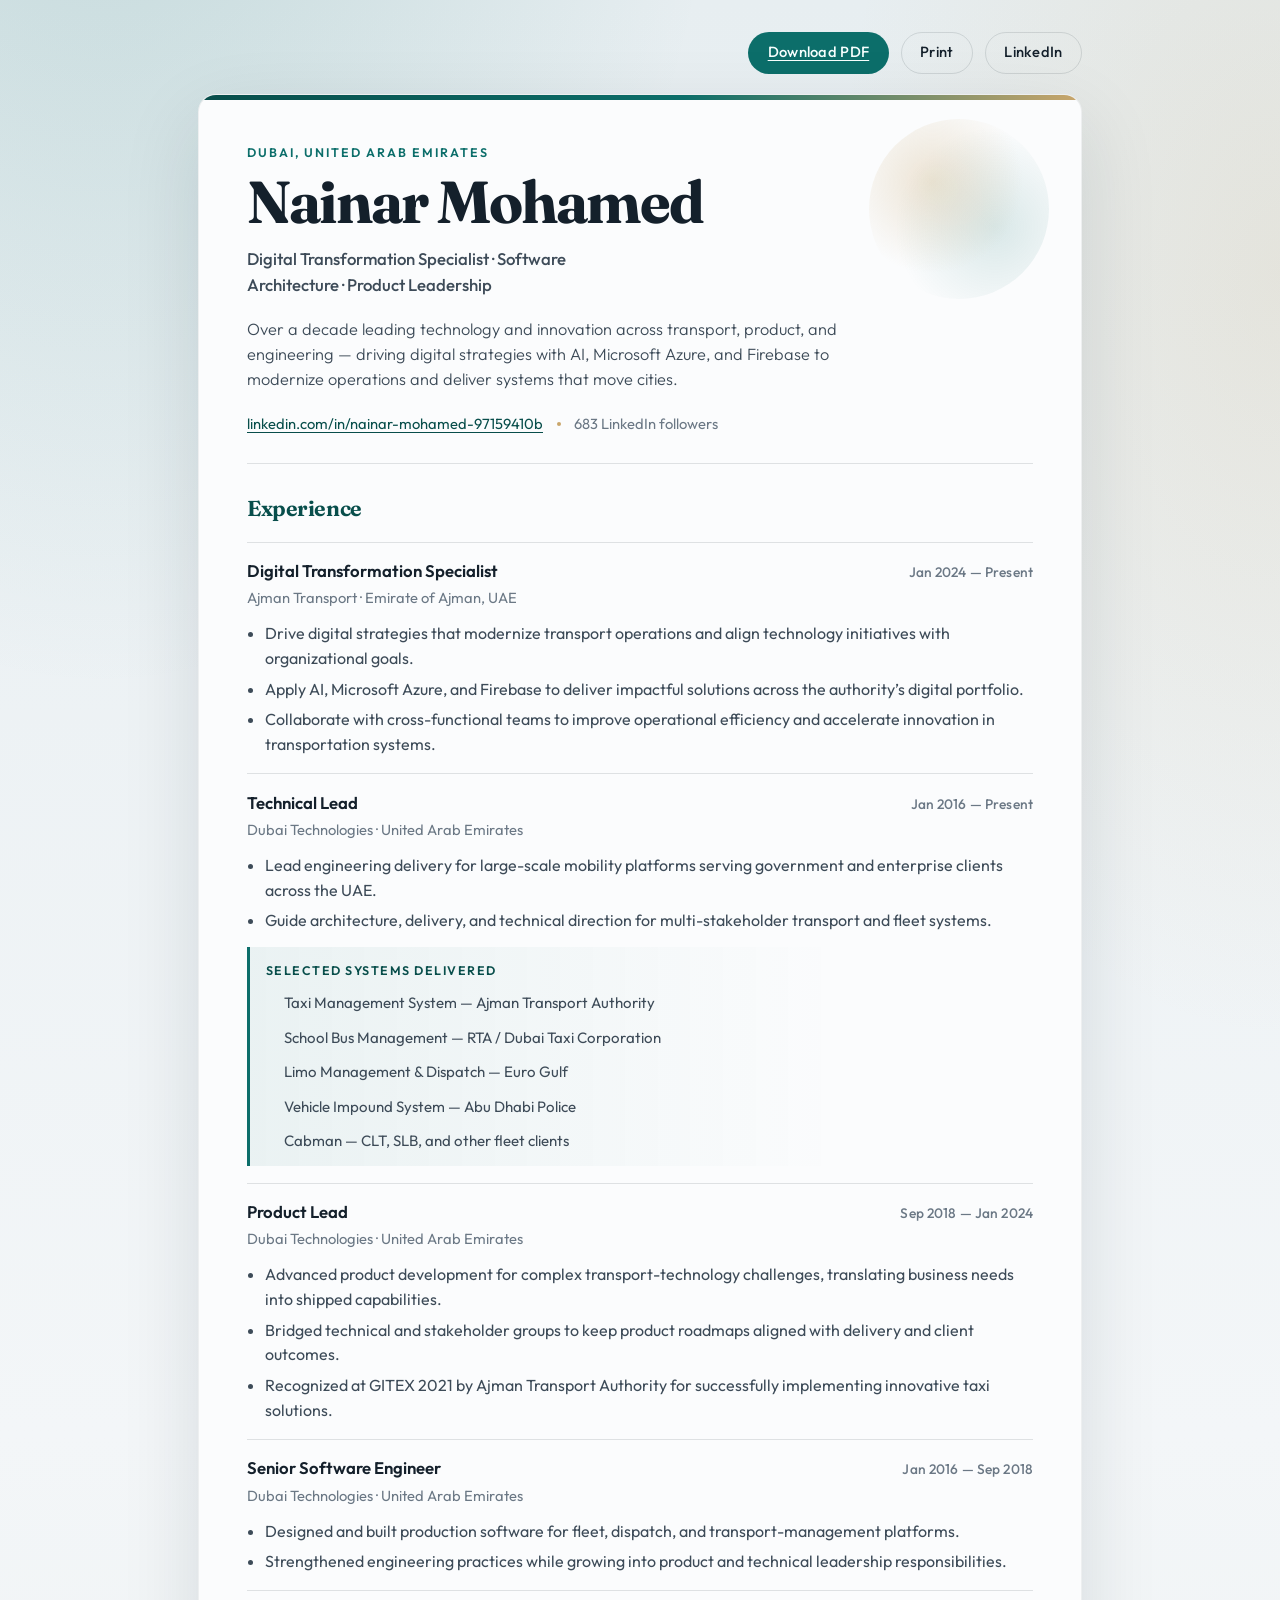
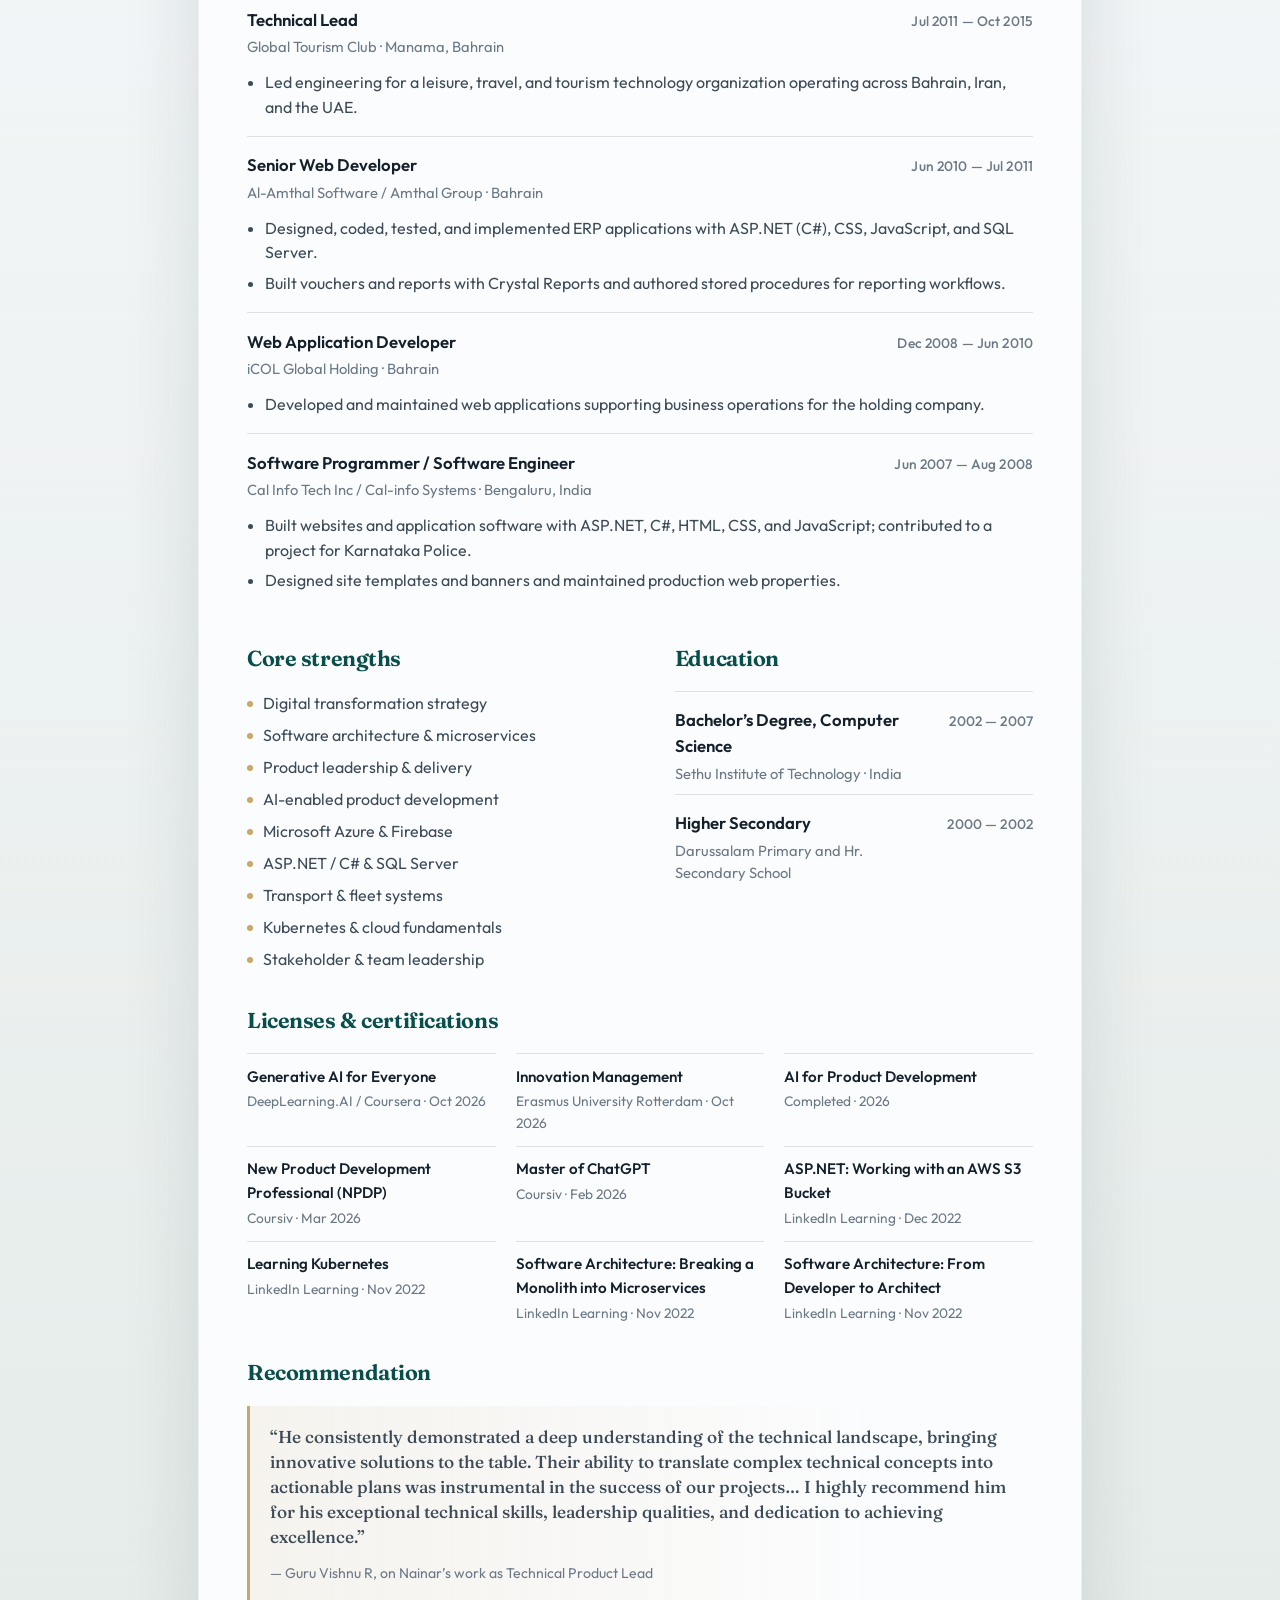
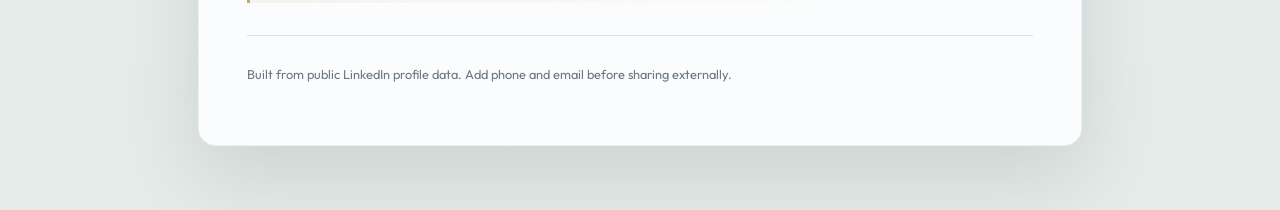
<file: index.html>
<!DOCTYPE html>
<html lang="en">
  <head>
    <meta charset="UTF-8" />
    <meta name="viewport" content="width=device-width, initial-scale=1" />
    <meta
      name="description"
      content="Resume of Nainar Mohamed — Digital Transformation Specialist specializing in software architecture, AI, and transportation systems."
    />
    <title>Nainar Mohamed — Resume</title>
    <link rel="preconnect" href="https://fonts.googleapis.com" />
    <link rel="preconnect" href="https://fonts.gstatic.com" crossorigin />
    <link
      href="https://fonts.googleapis.com/css2?family=Fraunces:opsz,wght@9..144,500;9..144,650;9..144,700&family=Outfit:wght@300;400;500;600&display=swap"
      rel="stylesheet"
    />
    <link rel="stylesheet" href="styles.css" />
  </head>
  <body>
    <div class="page-shell">
      <aside class="toolbar no-print" aria-label="Actions">
        <a class="btn" href="Nainar-Mohamed-Resume.pdf" download="Nainar-Mohamed-Resume.pdf"
          >Download PDF</a
        >
        <button type="button" class="btn btn-ghost" id="printBtn">Print</button>
        <a
          class="btn btn-ghost"
          href="https://www.linkedin.com/in/nainar-mohamed-97159410b"
          target="_blank"
          rel="noopener noreferrer"
          >LinkedIn</a
        >
      </aside>

      <main class="resume" id="resume">
        <header class="hero">
          <div class="hero-mark" aria-hidden="true"></div>
          <p class="eyebrow">Dubai, United Arab Emirates</p>
          <h1>Nainar Mohamed</h1>
          <p class="headline">
            Digital Transformation Specialist · Software Architecture · Product
            Leadership
          </p>
          <p class="lede">
            Over a decade leading technology and innovation across transport,
            product, and engineering — driving digital strategies with AI,
            Microsoft Azure, and Firebase to modernize operations and deliver
            systems that move cities.
          </p>
          <div class="contact-row">
            <a
              href="https://www.linkedin.com/in/nainar-mohamed-97159410b"
              target="_blank"
              rel="noopener noreferrer"
              >linkedin.com/in/nainar-mohamed-97159410b</a
            >
            <span class="dot" aria-hidden="true"></span>
            <span>683 LinkedIn followers</span>
          </div>
        </header>

        <section class="section" aria-labelledby="experience-heading">
          <h2 id="experience-heading">Experience</h2>

          <article class="role">
            <div class="role-head">
              <div>
                <h3>Digital Transformation Specialist</h3>
                <p class="org">Ajman Transport · Emirate of Ajman, UAE</p>
              </div>
              <time>Jan 2024 — Present</time>
            </div>
            <ul>
              <li>
                Drive digital strategies that modernize transport operations and
                align technology initiatives with organizational goals.
              </li>
              <li>
                Apply AI, Microsoft Azure, and Firebase to deliver impactful
                solutions across the authority’s digital portfolio.
              </li>
              <li>
                Collaborate with cross-functional teams to improve operational
                efficiency and accelerate innovation in transportation systems.
              </li>
            </ul>
          </article>

          <article class="role">
            <div class="role-head">
              <div>
                <h3>Technical Lead</h3>
                <p class="org">Dubai Technologies · United Arab Emirates</p>
              </div>
              <time>Jan 2016 — Present</time>
            </div>
            <ul>
              <li>
                Lead engineering delivery for large-scale mobility platforms
                serving government and enterprise clients across the UAE.
              </li>
              <li>
                Guide architecture, delivery, and technical direction for
                multi-stakeholder transport and fleet systems.
              </li>
            </ul>
            <div class="project-block">
              <h4>Selected systems delivered</h4>
              <ul class="chips">
                <li>Taxi Management System — Ajman Transport Authority</li>
                <li>School Bus Management — RTA / Dubai Taxi Corporation</li>
                <li>Limo Management &amp; Dispatch — Euro Gulf</li>
                <li>Vehicle Impound System — Abu Dhabi Police</li>
                <li>Cabman — CLT, SLB, and other fleet clients</li>
              </ul>
            </div>
          </article>

          <article class="role">
            <div class="role-head">
              <div>
                <h3>Product Lead</h3>
                <p class="org">Dubai Technologies · United Arab Emirates</p>
              </div>
              <time>Sep 2018 — Jan 2024</time>
            </div>
            <ul>
              <li>
                Advanced product development for complex transport-technology
                challenges, translating business needs into shipped capabilities.
              </li>
              <li>
                Bridged technical and stakeholder groups to keep product
                roadmaps aligned with delivery and client outcomes.
              </li>
              <li>
                Recognized at GITEX 2021 by Ajman Transport Authority for
                successfully implementing innovative taxi solutions.
              </li>
            </ul>
          </article>

          <article class="role">
            <div class="role-head">
              <div>
                <h3>Senior Software Engineer</h3>
                <p class="org">Dubai Technologies · United Arab Emirates</p>
              </div>
              <time>Jan 2016 — Sep 2018</time>
            </div>
            <ul>
              <li>
                Designed and built production software for fleet, dispatch, and
                transport-management platforms.
              </li>
              <li>
                Strengthened engineering practices while growing into product
                and technical leadership responsibilities.
              </li>
            </ul>
          </article>

          <article class="role">
            <div class="role-head">
              <div>
                <h3>Technical Lead</h3>
                <p class="org">Global Tourism Club · Manama, Bahrain</p>
              </div>
              <time>Jul 2011 — Oct 2015</time>
            </div>
            <ul>
              <li>
                Led engineering for a leisure, travel, and tourism technology
                organization operating across Bahrain, Iran, and the UAE.
              </li>
            </ul>
          </article>

          <article class="role">
            <div class="role-head">
              <div>
                <h3>Senior Web Developer</h3>
                <p class="org">Al-Amthal Software / Amthal Group · Bahrain</p>
              </div>
              <time>Jun 2010 — Jul 2011</time>
            </div>
            <ul>
              <li>
                Designed, coded, tested, and implemented ERP applications with
                ASP.NET (C#), CSS, JavaScript, and SQL Server.
              </li>
              <li>
                Built vouchers and reports with Crystal Reports and authored
                stored procedures for reporting workflows.
              </li>
            </ul>
          </article>

          <article class="role">
            <div class="role-head">
              <div>
                <h3>Web Application Developer</h3>
                <p class="org">iCOL Global Holding · Bahrain</p>
              </div>
              <time>Dec 2008 — Jun 2010</time>
            </div>
            <ul>
              <li>
                Developed and maintained web applications supporting business
                operations for the holding company.
              </li>
            </ul>
          </article>

          <article class="role">
            <div class="role-head">
              <div>
                <h3>Software Programmer / Software Engineer</h3>
                <p class="org">Cal Info Tech Inc / Cal-info Systems · Bengaluru, India</p>
              </div>
              <time>Jun 2007 — Aug 2008</time>
            </div>
            <ul>
              <li>
                Built websites and application software with ASP.NET, C#, HTML,
                CSS, and JavaScript; contributed to a project for Karnataka
                Police.
              </li>
              <li>
                Designed site templates and banners and maintained production
                web properties.
              </li>
            </ul>
          </article>
        </section>

        <section class="section two-col" aria-labelledby="skills-heading">
          <div>
            <h2 id="skills-heading">Core strengths</h2>
            <ul class="skill-list">
              <li>Digital transformation strategy</li>
              <li>Software architecture &amp; microservices</li>
              <li>Product leadership &amp; delivery</li>
              <li>AI-enabled product development</li>
              <li>Microsoft Azure &amp; Firebase</li>
              <li>ASP.NET / C# &amp; SQL Server</li>
              <li>Transport &amp; fleet systems</li>
              <li>Kubernetes &amp; cloud fundamentals</li>
              <li>Stakeholder &amp; team leadership</li>
            </ul>
          </div>
          <div>
            <h2 id="education-heading">Education</h2>
            <article class="role compact">
              <div class="role-head">
                <div>
                  <h3>Bachelor’s Degree, Computer Science</h3>
                  <p class="org">Sethu Institute of Technology · India</p>
                </div>
                <time>2002 — 2007</time>
              </div>
            </article>
            <article class="role compact">
              <div class="role-head">
                <div>
                  <h3>Higher Secondary</h3>
                  <p class="org">Darussalam Primary and Hr. Secondary School</p>
                </div>
                <time>2000 — 2002</time>
              </div>
            </article>
          </div>
        </section>

        <section class="section" aria-labelledby="certs-heading">
          <h2 id="certs-heading">Licenses &amp; certifications</h2>
          <ul class="cert-grid">
            <li>
              <strong>Generative AI for Everyone</strong>
              <span>DeepLearning.AI / Coursera · Oct 2026</span>
            </li>
            <li>
              <strong>Innovation Management</strong>
              <span>Erasmus University Rotterdam · Oct 2026</span>
            </li>
            <li>
              <strong>AI for Product Development</strong>
              <span>Completed · 2026</span>
            </li>
            <li>
              <strong>New Product Development Professional (NPDP)</strong>
              <span>Coursiv · Mar 2026</span>
            </li>
            <li>
              <strong>Master of ChatGPT</strong>
              <span>Coursiv · Feb 2026</span>
            </li>
            <li>
              <strong>ASP.NET: Working with an AWS S3 Bucket</strong>
              <span>LinkedIn Learning · Dec 2022</span>
            </li>
            <li>
              <strong>Learning Kubernetes</strong>
              <span>LinkedIn Learning · Nov 2022</span>
            </li>
            <li>
              <strong>Software Architecture: Breaking a Monolith into Microservices</strong>
              <span>LinkedIn Learning · Nov 2022</span>
            </li>
            <li>
              <strong>Software Architecture: From Developer to Architect</strong>
              <span>LinkedIn Learning · Nov 2022</span>
            </li>
          </ul>
        </section>

        <section class="section quote-section" aria-labelledby="rec-heading">
          <h2 id="rec-heading">Recommendation</h2>
          <blockquote>
            <p>
              “He consistently demonstrated a deep understanding of the technical
              landscape, bringing innovative solutions to the table. Their ability
              to translate complex technical concepts into actionable plans was
              instrumental in the success of our projects… I highly recommend him
              for his exceptional technical skills, leadership qualities, and
              dedication to achieving excellence.”
            </p>
            <footer>— Guru Vishnu R, on Nainar’s work as Technical Product Lead</footer>
          </blockquote>
        </section>

        <footer class="resume-footer">
          <p>
            Built from public LinkedIn profile data. Add phone and email before
            sharing externally.
          </p>
        </footer>
      </main>
    </div>

    <script>
      document.getElementById("printBtn").addEventListener("click", () => {
        window.print();
      });

      const observer = new IntersectionObserver(
        (entries) => {
          entries.forEach((entry) => {
            if (entry.isIntersecting) {
              entry.target.classList.add("is-visible");
              observer.unobserve(entry.target);
            }
          });
        },
        { threshold: 0.12 }
      );

      document.querySelectorAll(".section, .hero").forEach((el) => {
        el.classList.add("reveal");
        observer.observe(el);
      });
    </script>
  </body>
</html>
</file>
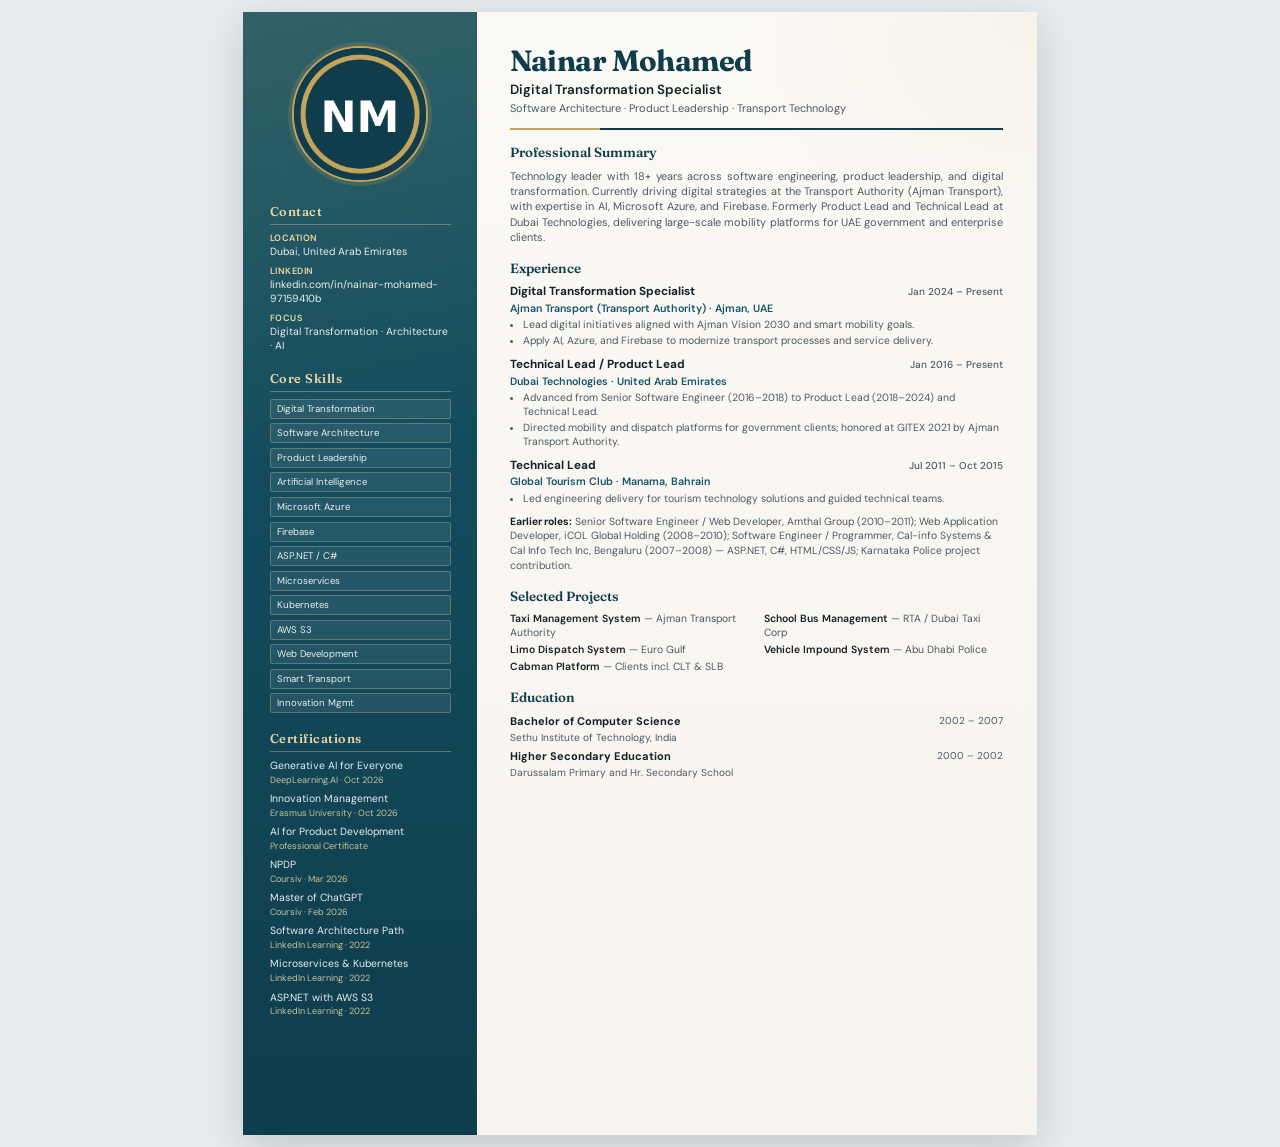
<file: resume.html>
<!DOCTYPE html>
<html lang="en">
<head>
  <meta charset="UTF-8" />
  <meta name="viewport" content="width=device-width, initial-scale=1" />
  <title>Nainar Mohamed — Resume</title>
  <link rel="preconnect" href="https://fonts.googleapis.com" />
  <link rel="preconnect" href="https://fonts.gstatic.com" crossorigin />
  <link href="https://fonts.googleapis.com/css2?family=DM+Sans:ital,opsz,wght@0,9..40,400;0,9..40,500;0,9..40,600;0,9..40,700;1,9..40,400&family=Fraunces:opsz,wght@9..144,600;9..144,700&display=swap" rel="stylesheet" />
  <style>
    :root {
      --ink: #14212b;
      --muted: #4a5a66;
      --paper: #f7f4ef;
      --panel: #0f3d4c;
      --panel-soft: #165568;
      --accent: #c4a35a;
      --accent-soft: #e8d7a8;
      --white: #ffffff;
    }

    * { box-sizing: border-box; margin: 0; padding: 0; }

    @page {
      size: A4;
      margin: 0;
    }

    html, body {
      background: #e8ecef;
      color: var(--ink);
      font-family: "DM Sans", sans-serif;
      font-size: 9pt;
      line-height: 1.35;
      -webkit-print-color-adjust: exact;
      print-color-adjust: exact;
    }

    .page {
      width: 210mm;
      height: 297mm;
      margin: 12px auto;
      background:
        radial-gradient(ellipse 70% 40% at 100% 0%, rgba(196, 163, 90, 0.07), transparent 55%),
        linear-gradient(180deg, #fbf9f5 0%, var(--paper) 100%);
      display: grid;
      grid-template-columns: 62mm 1fr;
      box-shadow: 0 12px 40px rgba(20, 33, 43, 0.18);
      overflow: hidden;
    }

    .sidebar {
      background:
        linear-gradient(165deg, rgba(196, 163, 90, 0.16), transparent 40%),
        linear-gradient(180deg, var(--panel-soft) 0%, var(--panel) 100%);
      color: var(--white);
      padding: 9mm 7mm 8mm;
      display: flex;
      flex-direction: column;
      gap: 4.5mm;
    }

    .photo-wrap {
      width: 36mm;
      height: 36mm;
      border-radius: 50%;
      overflow: hidden;
      margin: 0 auto 1mm;
      border: 2px solid var(--accent);
      box-shadow: 0 0 0 4px rgba(196, 163, 90, 0.18);
      background: #0b2f3b;
    }

    .photo-wrap img {
      width: 100%;
      height: 100%;
      object-fit: cover;
      display: block;
    }

    .sidebar h2 {
      font-family: "Fraunces", serif;
      font-size: 9.5pt;
      font-weight: 600;
      color: var(--accent-soft);
      letter-spacing: 0.04em;
      margin-bottom: 1.8mm;
      padding-bottom: 1mm;
      border-bottom: 1px solid rgba(232, 215, 168, 0.35);
    }

    .sidebar p,
    .sidebar li {
      color: rgba(255, 255, 255, 0.9);
      font-size: 7.8pt;
      line-height: 1.35;
    }

    .contact-list,
    .skill-list,
    .cert-list {
      list-style: none;
      display: flex;
      flex-direction: column;
      gap: 1.5mm;
    }

    .contact-list li { word-break: break-word; }

    .contact-list strong {
      display: block;
      color: var(--accent-soft);
      font-size: 6.8pt;
      font-weight: 600;
      letter-spacing: 0.06em;
      text-transform: uppercase;
      margin-bottom: 0.3mm;
    }

    .skill-list {
      display: flex;
      flex-wrap: wrap;
      gap: 1.2mm;
    }

    .skill-list li {
      background: rgba(255, 255, 255, 0.08);
      border: 1px solid rgba(232, 215, 168, 0.28);
      border-radius: 2px;
      padding: 0.8mm 1.6mm;
      font-size: 7.2pt;
      line-height: 1.25;
    }

    .cert-list { gap: 1.6mm; }

    .cert-list .issuer {
      display: block;
      color: rgba(232, 215, 168, 0.85);
      font-size: 6.8pt;
      margin-top: 0.2mm;
    }

    .main {
      padding: 9mm 9mm 7mm 8.5mm;
      display: flex;
      flex-direction: column;
      gap: 3.8mm;
    }

    .header {
      padding-bottom: 3mm;
      border-bottom: 2px solid var(--panel);
      position: relative;
    }

    .header::after {
      content: "";
      position: absolute;
      left: 0;
      bottom: -2px;
      width: 24mm;
      height: 2px;
      background: var(--accent);
    }

    .header h1 {
      font-family: "Fraunces", serif;
      font-size: 22pt;
      font-weight: 700;
      line-height: 1.02;
      color: var(--panel);
      letter-spacing: -0.02em;
    }

    .header .title {
      margin-top: 1.4mm;
      font-size: 10pt;
      font-weight: 600;
      color: var(--ink);
    }

    .header .tagline {
      margin-top: 0.6mm;
      color: var(--muted);
      font-size: 8.2pt;
    }

    .section-title {
      font-family: "Fraunces", serif;
      font-size: 10pt;
      font-weight: 600;
      color: var(--panel);
      margin-bottom: 1.8mm;
    }

    .summary {
      color: var(--muted);
      text-align: justify;
      font-size: 8.2pt;
      line-height: 1.4;
    }

    .job { margin-bottom: 2.4mm; }

    .job-head {
      display: flex;
      justify-content: space-between;
      gap: 3mm;
      align-items: baseline;
    }

    .job-role {
      font-weight: 700;
      font-size: 8.8pt;
      color: var(--ink);
    }

    .job-dates {
      flex-shrink: 0;
      font-size: 7.5pt;
      color: var(--muted);
      font-weight: 500;
      white-space: nowrap;
    }

    .job-org {
      color: var(--panel-soft);
      font-weight: 600;
      font-size: 8pt;
      margin-top: 0.2mm;
    }

    .job-loc {
      color: var(--muted);
      font-size: 7.3pt;
    }

    .job ul {
      margin-top: 0.8mm;
      padding-left: 3.5mm;
      color: var(--muted);
      font-size: 7.8pt;
    }

    .job li { margin-bottom: 0.4mm; }

    .early {
      color: var(--muted);
      font-size: 7.8pt;
      line-height: 1.4;
    }

    .early strong { color: var(--ink); }

    .projects {
      display: grid;
      grid-template-columns: 1fr 1fr;
      gap: 0.8mm 4mm;
      color: var(--muted);
      font-size: 7.8pt;
    }

    .projects strong { color: var(--ink); font-weight: 600; }

    .edu-item {
      display: flex;
      justify-content: space-between;
      gap: 3mm;
      margin-bottom: 1.2mm;
    }

    .edu-item strong {
      display: block;
      font-size: 8.3pt;
    }

    .edu-item span {
      color: var(--muted);
      font-size: 7.6pt;
    }

    .edu-dates {
      flex-shrink: 0;
      font-size: 7.5pt;
      color: var(--muted);
      white-space: nowrap;
    }

    @media print {
      html, body {
        background: none;
        margin: 0;
      }
      .page {
        margin: 0;
        box-shadow: none;
      }
    }
  </style>
</head>
<body>
  <div class="page">
    <aside class="sidebar">
      <div class="photo-wrap">
        <img src="assets/profile-photo.png" alt="Nainar Mohamed" />
      </div>

      <section>
        <h2>Contact</h2>
        <ul class="contact-list">
          <li>
            <strong>Location</strong>
            Dubai, United Arab Emirates
          </li>
          <li>
            <strong>LinkedIn</strong>
            linkedin.com/in/nainar-mohamed-97159410b
          </li>
          <li>
            <strong>Focus</strong>
            Digital Transformation · Architecture · AI
          </li>
        </ul>
      </section>

      <section>
        <h2>Core Skills</h2>
        <ul class="skill-list">
          <li>Digital Transformation</li>
          <li>Software Architecture</li>
          <li>Product Leadership</li>
          <li>Artificial Intelligence</li>
          <li>Microsoft Azure</li>
          <li>Firebase</li>
          <li>ASP.NET / C#</li>
          <li>Microservices</li>
          <li>Kubernetes</li>
          <li>AWS S3</li>
          <li>Web Development</li>
          <li>Smart Transport</li>
          <li>Innovation Mgmt</li>
        </ul>
      </section>

      <section>
        <h2>Certifications</h2>
        <ul class="cert-list">
          <li>
            Generative AI for Everyone
            <span class="issuer">DeepLearning.AI · Oct 2026</span>
          </li>
          <li>
            Innovation Management
            <span class="issuer">Erasmus University · Oct 2026</span>
          </li>
          <li>
            AI for Product Development
            <span class="issuer">Professional Certificate</span>
          </li>
          <li>
            NPDP
            <span class="issuer">Coursiv · Mar 2026</span>
          </li>
          <li>
            Master of ChatGPT
            <span class="issuer">Coursiv · Feb 2026</span>
          </li>
          <li>
            Software Architecture Path
            <span class="issuer">LinkedIn Learning · 2022</span>
          </li>
          <li>
            Microservices &amp; Kubernetes
            <span class="issuer">LinkedIn Learning · 2022</span>
          </li>
          <li>
            ASP.NET with AWS S3
            <span class="issuer">LinkedIn Learning · 2022</span>
          </li>
        </ul>
      </section>
    </aside>

    <main class="main">
      <header class="header">
        <h1>Nainar Mohamed</h1>
        <p class="title">Digital Transformation Specialist</p>
        <p class="tagline">Software Architecture · Product Leadership · Transport Technology</p>
      </header>

      <section>
        <h2 class="section-title">Professional Summary</h2>
        <p class="summary">
          Technology leader with 18+ years across software engineering, product leadership,
          and digital transformation. Currently driving digital strategies at the Transport
          Authority (Ajman Transport), with expertise in AI, Microsoft Azure, and Firebase.
          Formerly Product Lead and Technical Lead at Dubai Technologies, delivering
          large-scale mobility platforms for UAE government and enterprise clients.
        </p>
      </section>

      <section>
        <h2 class="section-title">Experience</h2>

        <article class="job">
          <div class="job-head">
            <p class="job-role">Digital Transformation Specialist</p>
            <p class="job-dates">Jan 2024 – Present</p>
          </div>
          <p class="job-org">Ajman Transport (Transport Authority) · Ajman, UAE</p>
          <ul>
            <li>Lead digital initiatives aligned with Ajman Vision 2030 and smart mobility goals.</li>
            <li>Apply AI, Azure, and Firebase to modernize transport processes and service delivery.</li>
          </ul>
        </article>

        <article class="job">
          <div class="job-head">
            <p class="job-role">Technical Lead / Product Lead</p>
            <p class="job-dates">Jan 2016 – Present</p>
          </div>
          <p class="job-org">Dubai Technologies · United Arab Emirates</p>
          <ul>
            <li>Advanced from Senior Software Engineer (2016–2018) to Product Lead (2018–2024) and Technical Lead.</li>
            <li>Directed mobility and dispatch platforms for government clients; honored at GITEX 2021 by Ajman Transport Authority.</li>
          </ul>
        </article>

        <article class="job">
          <div class="job-head">
            <p class="job-role">Technical Lead</p>
            <p class="job-dates">Jul 2011 – Oct 2015</p>
          </div>
          <p class="job-org">Global Tourism Club · Manama, Bahrain</p>
          <ul>
            <li>Led engineering delivery for tourism technology solutions and guided technical teams.</li>
          </ul>
        </article>

        <p class="early">
          <strong>Earlier roles:</strong>
          Senior Software Engineer / Web Developer, Amthal Group (2010–2011);
          Web Application Developer, iCOL Global Holding (2008–2010);
          Software Engineer / Programmer, Cal-info Systems &amp; Cal Info Tech Inc, Bengaluru (2007–2008) —
          ASP.NET, C#, HTML/CSS/JS; Karnataka Police project contribution.
        </p>
      </section>

      <section>
        <h2 class="section-title">Selected Projects</h2>
        <div class="projects">
          <p><strong>Taxi Management System</strong> — Ajman Transport Authority</p>
          <p><strong>School Bus Management</strong> — RTA / Dubai Taxi Corp</p>
          <p><strong>Limo Dispatch System</strong> — Euro Gulf</p>
          <p><strong>Vehicle Impound System</strong> — Abu Dhabi Police</p>
          <p><strong>Cabman Platform</strong> — Clients incl. CLT &amp; SLB</p>
        </div>
      </section>

      <section>
        <h2 class="section-title">Education</h2>
        <div class="edu-item">
          <div>
            <strong>Bachelor of Computer Science</strong>
            <span>Sethu Institute of Technology, India</span>
          </div>
          <p class="edu-dates">2002 – 2007</p>
        </div>
        <div class="edu-item">
          <div>
            <strong>Higher Secondary Education</strong>
            <span>Darussalam Primary and Hr. Secondary School</span>
          </div>
          <p class="edu-dates">2000 – 2002</p>
        </div>
      </section>
    </main>
  </div>
</body>
</html>
</file>
<file: styles.css>
:root {
  --ink: #14202b;
  --ink-soft: #3d4b58;
  --muted: #6b7885;
  --paper: #f3f6f8;
  --sheet: #fbfcfd;
  --line: rgba(20, 32, 43, 0.12);
  --accent: #0c6e6a;
  --accent-deep: #084e4b;
  --sand: #c9a66b;
  --glow: rgba(12, 110, 106, 0.14);
  --shadow-sheet: 0 28px 80px rgba(20, 32, 43, 0.12);
  --font-display: "Fraunces", Georgia, serif;
  --font-body: "Outfit", "Segoe UI", sans-serif;
  --resume-width: 820px;
}

*,
*::before,
*::after {
  box-sizing: border-box;
}

html {
  scroll-behavior: smooth;
}

body {
  margin: 0;
  min-height: 100vh;
  color: var(--ink);
  font-family: var(--font-body);
  font-weight: 400;
  line-height: 1.55;
  background:
    radial-gradient(ellipse 90% 55% at 8% -10%, rgba(12, 110, 106, 0.18), transparent 55%),
    radial-gradient(ellipse 70% 45% at 100% 8%, rgba(201, 166, 107, 0.16), transparent 50%),
    linear-gradient(180deg, #e7eef1 0%, var(--paper) 42%, #e4ebe8 100%);
}

a {
  color: var(--accent-deep);
  text-decoration-thickness: 1px;
  text-underline-offset: 0.18em;
}

a:hover {
  color: var(--accent);
}

.page-shell {
  width: min(100% - 2rem, calc(var(--resume-width) + 4rem));
  margin: 0 auto;
  padding: 2rem 0 4rem;
}

.toolbar {
  display: flex;
  gap: 0.75rem;
  justify-content: flex-end;
  margin-bottom: 1.25rem;
  animation: fade-up 0.7s ease both;
}

.btn {
  appearance: none;
  border: 1px solid transparent;
  border-radius: 999px;
  background: var(--accent);
  color: #f7fffe;
  font: 500 0.92rem/1 var(--font-body);
  letter-spacing: 0.02em;
  padding: 0.78rem 1.15rem;
  cursor: pointer;
  transition: transform 0.2s ease, background 0.2s ease;
}

.btn:hover {
  background: var(--accent-deep);
  transform: translateY(-1px);
}

.btn-ghost {
  display: inline-flex;
  align-items: center;
  background: transparent;
  border-color: var(--line);
  color: var(--ink);
  text-decoration: none;
}

.btn-ghost:hover {
  border-color: var(--accent);
  color: var(--accent-deep);
  background: rgba(255, 255, 255, 0.45);
}

.resume {
  position: relative;
  background: var(--sheet);
  border: 1px solid rgba(20, 32, 43, 0.06);
  border-radius: 18px;
  box-shadow: var(--shadow-sheet);
  padding: clamp(1.75rem, 4vw, 3rem);
  overflow: hidden;
}

.resume::before {
  content: "";
  position: absolute;
  inset: 0 0 auto 0;
  height: 5px;
  background: linear-gradient(90deg, var(--accent-deep), var(--accent) 55%, var(--sand));
}

.hero {
  position: relative;
  padding-bottom: 1.75rem;
  margin-bottom: 1.75rem;
  border-bottom: 1px solid var(--line);
}

.hero-mark {
  position: absolute;
  top: -1.5rem;
  right: -1rem;
  width: 180px;
  height: 180px;
  border-radius: 50%;
  background:
    radial-gradient(circle at 35% 35%, rgba(201, 166, 107, 0.28), transparent 55%),
    radial-gradient(circle at 70% 60%, var(--glow), transparent 60%);
  pointer-events: none;
}

.eyebrow {
  margin: 0 0 0.65rem;
  color: var(--accent);
  font-size: 0.78rem;
  font-weight: 600;
  letter-spacing: 0.16em;
  text-transform: uppercase;
}

h1 {
  margin: 0;
  max-width: 14ch;
  font-family: var(--font-display);
  font-size: clamp(2.55rem, 7vw, 3.7rem);
  font-weight: 700;
  line-height: 1.02;
  letter-spacing: -0.03em;
  color: var(--ink);
}

.headline {
  margin: 0.85rem 0 0;
  max-width: 36ch;
  color: var(--ink-soft);
  font-size: 1.05rem;
  font-weight: 500;
}

.lede {
  margin: 1.15rem 0 0;
  max-width: 58ch;
  color: var(--ink-soft);
  font-size: 1.02rem;
  font-weight: 300;
}

.contact-row {
  display: flex;
  flex-wrap: wrap;
  align-items: center;
  gap: 0.55rem 0.85rem;
  margin-top: 1.25rem;
  color: var(--muted);
  font-size: 0.92rem;
}

.dot {
  width: 4px;
  height: 4px;
  border-radius: 50%;
  background: var(--sand);
}

.section {
  margin-bottom: 2rem;
}

.section h2 {
  margin: 0 0 1rem;
  font-family: var(--font-display);
  font-size: 1.35rem;
  font-weight: 650;
  letter-spacing: -0.02em;
  color: var(--accent-deep);
}

.role {
  padding: 0.95rem 0 1.05rem;
  border-top: 1px solid var(--line);
}

.role.compact {
  padding-bottom: 0.55rem;
}

.role-head {
  display: flex;
  justify-content: space-between;
  gap: 1rem;
  align-items: baseline;
}

.role h3 {
  margin: 0;
  font-size: 1.05rem;
  font-weight: 600;
}

.org {
  margin: 0.2rem 0 0;
  color: var(--muted);
  font-size: 0.92rem;
}

.role time {
  flex-shrink: 0;
  color: var(--muted);
  font-size: 0.86rem;
  font-weight: 500;
  letter-spacing: 0.01em;
  white-space: nowrap;
}

.role ul {
  margin: 0.7rem 0 0;
  padding-left: 1.1rem;
  color: var(--ink-soft);
}

.role li + li {
  margin-top: 0.35rem;
}

.project-block {
  margin-top: 0.9rem;
  padding: 0.85rem 1rem;
  border-left: 3px solid var(--accent);
  background: linear-gradient(90deg, rgba(12, 110, 106, 0.07), transparent 75%);
}

.project-block h4 {
  margin: 0 0 0.55rem;
  font-size: 0.78rem;
  font-weight: 600;
  letter-spacing: 0.12em;
  text-transform: uppercase;
  color: var(--accent-deep);
}

.chips {
  list-style: none;
  margin: 0;
  padding: 0;
  display: grid;
  gap: 0.35rem;
}

.chips li {
  color: var(--ink-soft);
  font-size: 0.94rem;
}

.two-col {
  display: grid;
  grid-template-columns: 1.05fr 0.95fr;
  gap: 2rem;
}

.skill-list {
  list-style: none;
  margin: 0;
  padding: 0;
  display: grid;
  gap: 0.45rem;
}

.skill-list li {
  position: relative;
  padding-left: 1rem;
  color: var(--ink-soft);
}

.skill-list li::before {
  content: "";
  position: absolute;
  left: 0;
  top: 0.62em;
  width: 0.4rem;
  height: 0.4rem;
  border-radius: 50%;
  background: var(--sand);
}

.cert-grid {
  list-style: none;
  margin: 0;
  padding: 0;
  display: grid;
  grid-template-columns: repeat(auto-fit, minmax(240px, 1fr));
  gap: 0.75rem 1.25rem;
}

.cert-grid li {
  display: flex;
  flex-direction: column;
  gap: 0.2rem;
  padding-top: 0.65rem;
  border-top: 1px solid var(--line);
}

.cert-grid strong {
  font-size: 0.95rem;
  font-weight: 560;
  color: var(--ink);
}

.cert-grid span {
  color: var(--muted);
  font-size: 0.86rem;
}

.quote-section blockquote {
  margin: 0;
  padding: 1.15rem 1.25rem;
  border-left: 3px solid var(--sand);
  background: linear-gradient(90deg, rgba(201, 166, 107, 0.1), transparent 80%);
}

.quote-section p {
  margin: 0;
  font-family: var(--font-display);
  font-size: 1.08rem;
  font-weight: 500;
  line-height: 1.45;
  color: var(--ink-soft);
}

.quote-section footer {
  margin-top: 0.85rem;
  color: var(--muted);
  font-family: var(--font-body);
  font-size: 0.88rem;
}

.resume-footer {
  margin-top: 1.5rem;
  padding-top: 1rem;
  border-top: 1px solid var(--line);
  color: var(--muted);
  font-size: 0.8rem;
}

.reveal {
  opacity: 0;
  transform: translateY(16px);
}

.reveal.is-visible {
  animation: fade-up 0.75s cubic-bezier(0.22, 1, 0.36, 1) both;
}

@keyframes fade-up {
  from {
    opacity: 0;
    transform: translateY(16px);
  }
  to {
    opacity: 1;
    transform: translateY(0);
  }
}

@media (max-width: 720px) {
  .page-shell {
    width: min(100% - 1.25rem, 100%);
    padding-top: 1.25rem;
  }

  .toolbar {
    justify-content: stretch;
  }

  .btn,
  .btn-ghost {
    flex: 1;
    justify-content: center;
    text-align: center;
  }

  .role-head {
    flex-direction: column;
    gap: 0.25rem;
  }

  .two-col {
    grid-template-columns: 1fr;
    gap: 1.5rem;
  }

  .hero-mark {
    width: 120px;
    height: 120px;
  }
}

@media print {
  @page {
    size: A4;
    margin: 10mm 12mm;
  }

  html,
  body {
    background: white !important;
    color: #14202b;
    font-size: 10pt;
    line-height: 1.35;
    -webkit-print-color-adjust: exact;
    print-color-adjust: exact;
  }

  .no-print {
    display: none !important;
  }

  .page-shell {
    width: 100%;
    margin: 0;
    padding: 0;
  }

  .resume {
    border: none;
    border-radius: 0;
    box-shadow: none;
    padding: 0;
    overflow: visible;
  }

  .resume::before,
  .hero-mark,
  .resume-footer {
    display: none !important;
  }

  .reveal,
  .hero,
  .section {
    opacity: 1 !important;
    transform: none !important;
    animation: none !important;
  }

  .hero {
    padding-bottom: 0.65rem;
    margin-bottom: 0.65rem;
  }

  .eyebrow {
    margin-bottom: 0.25rem;
    font-size: 8pt;
  }

  h1 {
    font-size: 22pt;
    max-width: none;
  }

  .headline {
    margin-top: 0.35rem;
    font-size: 10.5pt;
  }

  .lede {
    margin-top: 0.45rem;
    font-size: 9.5pt;
  }

  .contact-row {
    margin-top: 0.45rem;
    font-size: 8.5pt;
  }

  .section {
    margin-bottom: 0.7rem;
  }

  .section h2 {
    margin-bottom: 0.35rem;
    font-size: 12pt;
  }

  .role {
    padding: 0.35rem 0 0.4rem;
  }

  .role h3 {
    font-size: 10pt;
  }

  .org,
  .role time {
    font-size: 8.5pt;
  }

  .role ul {
    margin-top: 0.25rem;
  }

  .role li + li {
    margin-top: 0.12rem;
  }

  .project-block {
    margin-top: 0.35rem;
    padding: 0.4rem 0.55rem;
  }

  .project-block h4 {
    margin-bottom: 0.25rem;
    font-size: 7.5pt;
  }

  .chips li {
    font-size: 8.5pt;
  }

  .two-col {
    grid-template-columns: 1.05fr 0.95fr;
    gap: 0.9rem;
  }

  .skill-list {
    gap: 0.15rem;
  }

  .cert-grid {
    grid-template-columns: 1fr 1fr;
    gap: 0.35rem 0.85rem;
  }

  .cert-grid li {
    padding-top: 0.3rem;
  }

  .cert-grid strong {
    font-size: 8.5pt;
  }

  .cert-grid span {
    font-size: 7.5pt;
  }

  .quote-section blockquote {
    padding: 0.45rem 0.65rem;
  }

  .quote-section p {
    font-size: 9pt;
  }

  .quote-section footer {
    margin-top: 0.35rem;
    font-size: 8pt;
  }

  .section,
  .role,
  .cert-grid li {
    break-inside: avoid;
  }

  a {
    color: inherit;
    text-decoration: none;
  }
}
</file>
